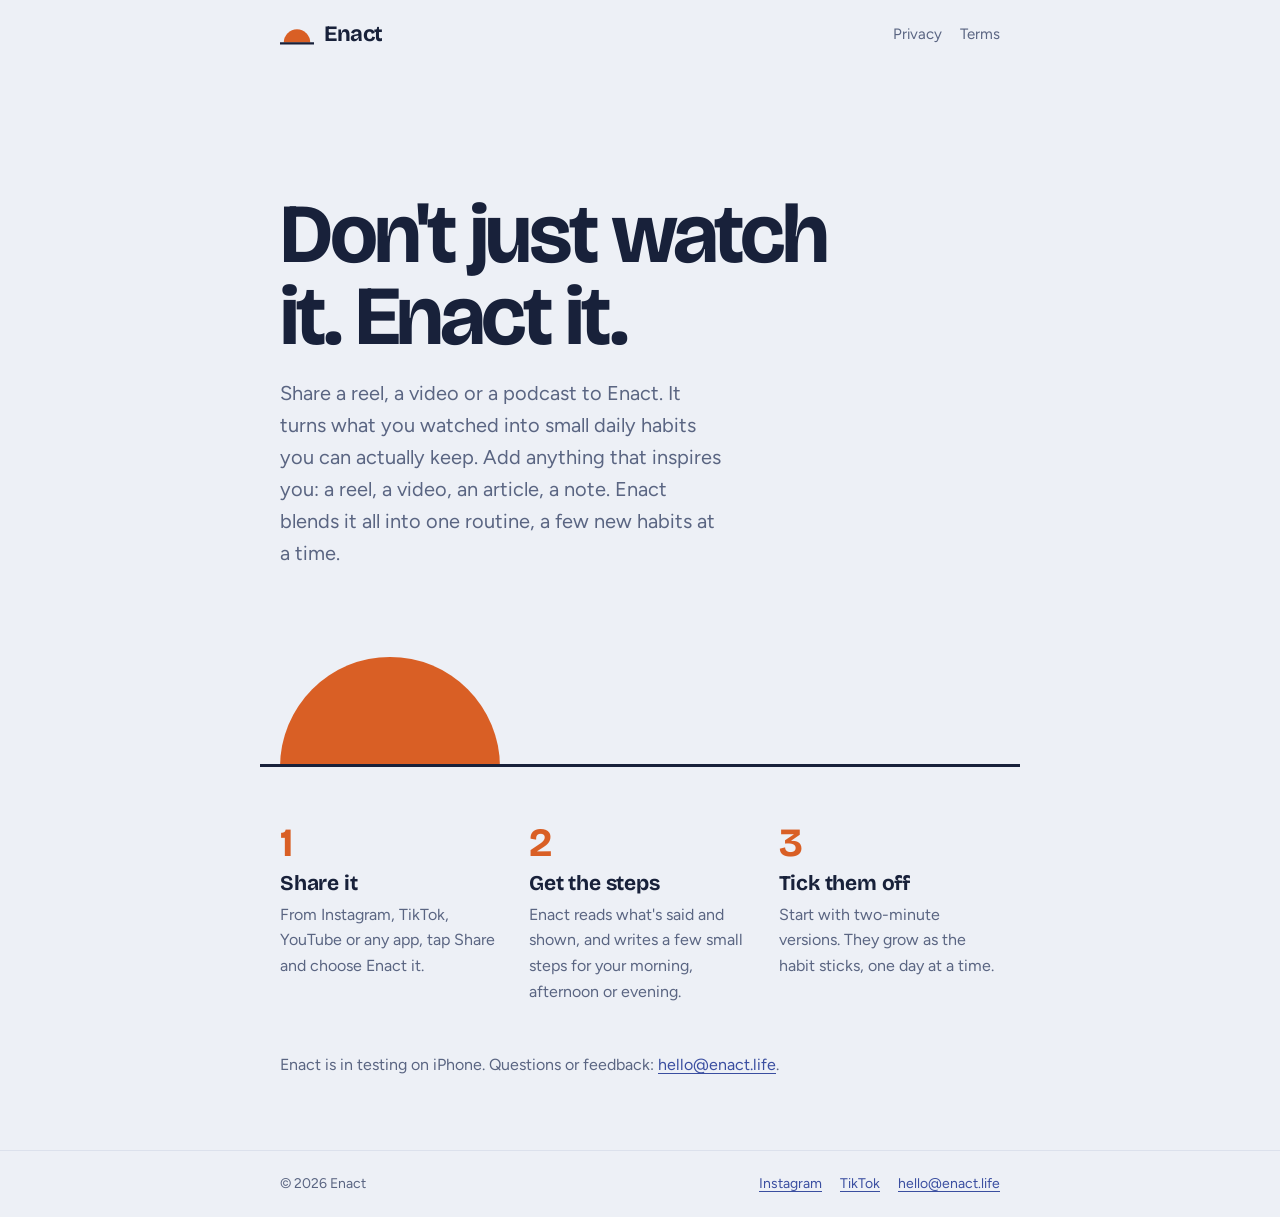
<file: index.html>
<!doctype html>
<html lang="en">
<head>
<title>Enact: reels and videos into habits</title>
<meta name="description" content="Share a reel, video or podcast to Enact and turn it into small daily habits.">
<meta charset="utf-8">
<meta name="viewport" content="width=device-width, initial-scale=1">
<link rel="preconnect" href="https://fonts.googleapis.com">
<link rel="preconnect" href="https://fonts.gstatic.com" crossorigin>
<link href="https://fonts.googleapis.com/css2?family=Bricolage+Grotesque:opsz,wght@12..96,700&family=Figtree:wght@400;600&display=swap" rel="stylesheet">
<link rel="stylesheet" href="/style.css">
<link rel="icon" href="data:image/svg+xml,%3Csvg xmlns='http://www.w3.org/2000/svg' viewBox='0 0 36 36'%3E%3Cpath d='M4 26a14 14 0 0 1 28 0Z' fill='%23D95F25'/%3E%3Cpath d='M0 27h36' stroke='%2318213A' stroke-width='2.4'/%3E%3C/svg%3E">
</head>
<body>
<header class="bar">
  <a class="brand" href="/" aria-label="Enact home"><svg viewBox="0 0 36 22" aria-hidden="true"><path d="M4 20 A14 14 0 0 1 32 20 Z" fill="var(--sun)"/><path d="M0 21 H36" stroke="var(--ink)" stroke-width="2.4" stroke-linecap="round"/></svg>Enact</a>
  <nav><a href="/privacy/">Privacy</a><a href="/terms/">Terms</a></nav>
</header>
<main>
  <section class="hero">
    <div>
      <h1>Don't just watch it. Enact it.</h1>
      <p>Share a reel, a video or a podcast to Enact. It turns what you watched into small daily habits you can actually keep. Add anything that inspires you: a reel, a video, an article, a note. Enact blends it all into one routine, a few new habits at a time.</p>
    </div>
  </section>
  <div class="horizon" aria-hidden="true"><div class="sun"></div><div class="line"></div></div>
  <ol class="how">
    <li><h2>Share it</h2><p>From Instagram, TikTok, YouTube or any app, tap Share and choose Enact it.</p></li>
    <li><h2>Get the steps</h2><p>Enact reads what's said and shown, and writes a few small steps for your morning, afternoon or evening.</p></li>
    <li><h2>Tick them off</h2><p>Start with two-minute versions. They grow as the habit sticks, one day at a time.</p></li>
  </ol>
  <p class="note">Enact is in testing on iPhone. Questions or feedback: <a href="mailto:hello@enact.life">hello@enact.life</a>.</p>
</main>
<footer><div class="bar"><span>&copy; 2026 Enact</span><span class="links"><a href="https://www.instagram.com/enact.life/" rel="me noopener" target="_blank">Instagram</a><a href="https://www.tiktok.com/@enact.life" rel="me noopener" target="_blank">TikTok</a><a href="mailto:hello@enact.life">hello@enact.life</a></span></div></footer>
</body>
</html>
</file>
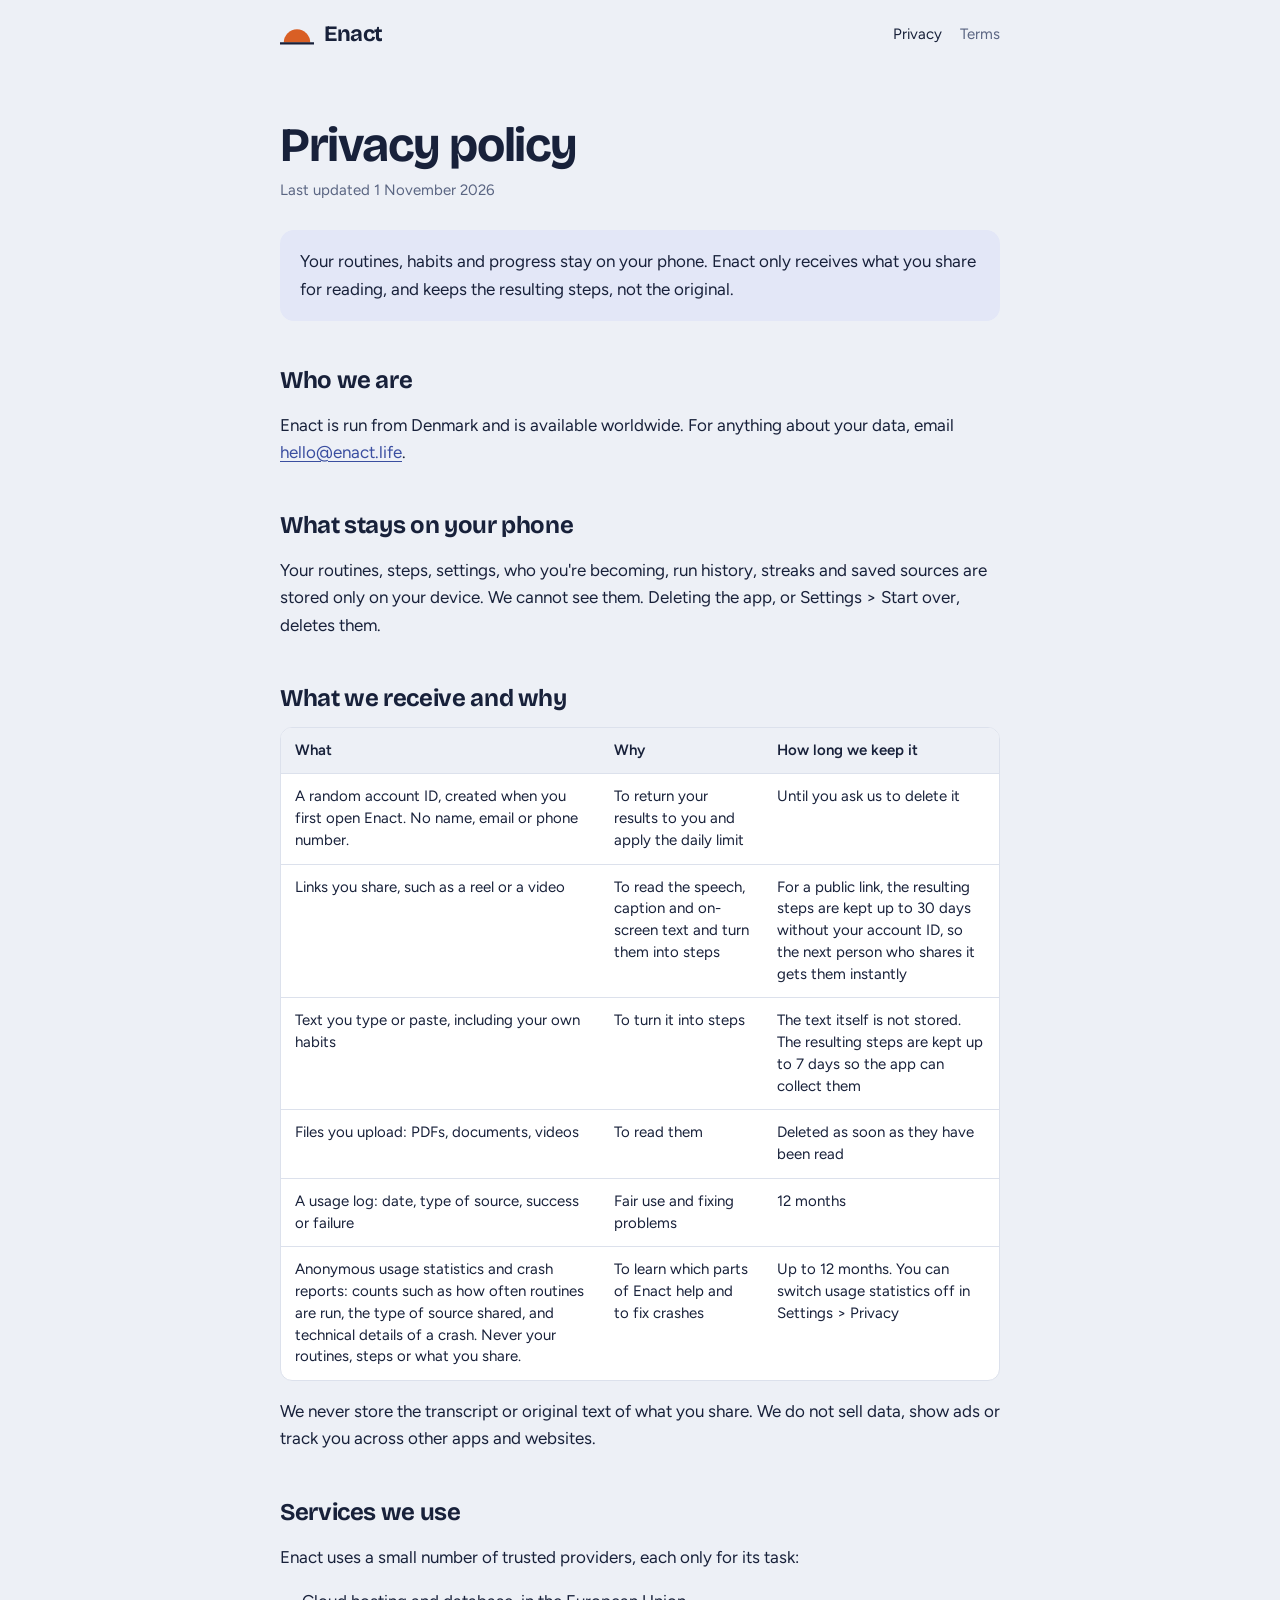
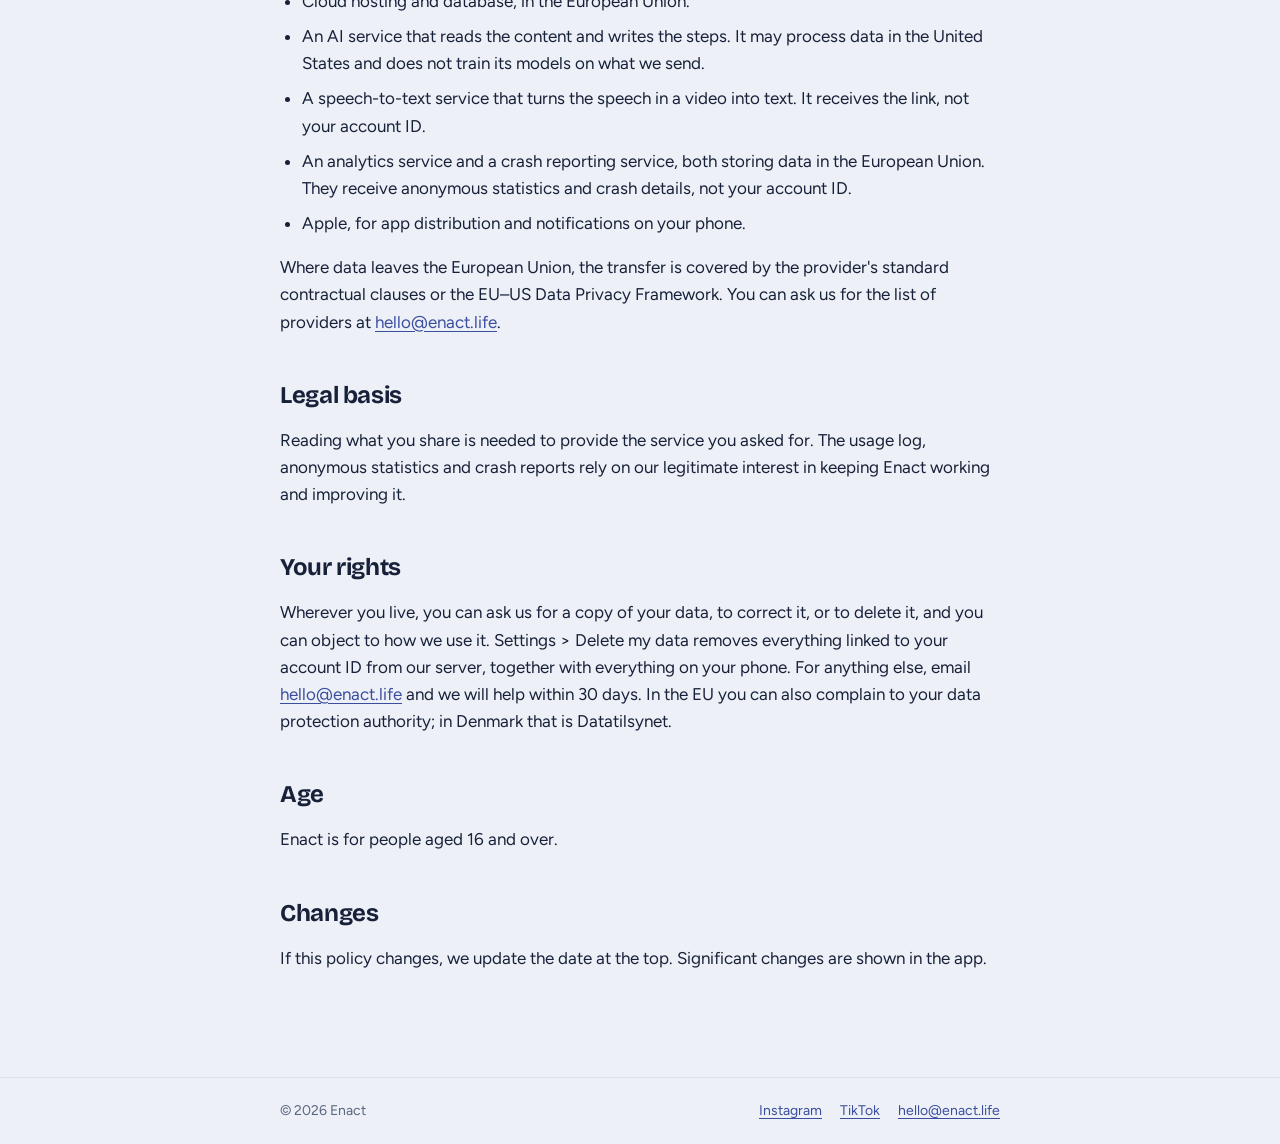
<file: privacy/index.html>
<!doctype html>
<html lang="en">
<head>
<title>Privacy policy – Enact</title>
<meta name="description" content="How Enact handles your data: routines stay on your phone.">
<meta charset="utf-8">
<meta name="viewport" content="width=device-width, initial-scale=1">
<link rel="preconnect" href="https://fonts.googleapis.com">
<link rel="preconnect" href="https://fonts.gstatic.com" crossorigin>
<link href="https://fonts.googleapis.com/css2?family=Bricolage+Grotesque:opsz,wght@12..96,700&family=Figtree:wght@400;600&display=swap" rel="stylesheet">
<link rel="stylesheet" href="/style.css">
<link rel="icon" href="data:image/svg+xml,%3Csvg xmlns='http://www.w3.org/2000/svg' viewBox='0 0 36 36'%3E%3Cpath d='M4 26a14 14 0 0 1 28 0Z' fill='%23D95F25'/%3E%3Cpath d='M0 27h36' stroke='%2318213A' stroke-width='2.4'/%3E%3C/svg%3E">
</head>
<body>
<header class="bar">
  <a class="brand" href="/" aria-label="Enact home"><svg viewBox="0 0 36 22" aria-hidden="true"><path d="M4 20 A14 14 0 0 1 32 20 Z" fill="var(--sun)"/><path d="M0 21 H36" stroke="var(--ink)" stroke-width="2.4" stroke-linecap="round"/></svg>Enact</a>
  <nav><a href="/privacy/" aria-current="page">Privacy</a><a href="/terms/">Terms</a></nav>
</header>
<main class="doc">
  <h1>Privacy policy</h1>
  <p class="updated">Last updated 1 November 2026</p>
  <div class="short"><p>Your routines, habits and progress stay on your phone. Enact only receives what you share for reading, and keeps the resulting steps, not the original.</p></div>

  <h2>Who we are</h2>
  <p>Enact is run from Denmark and is available worldwide. For anything about your data, email <a href="mailto:hello@enact.life">hello@enact.life</a>.</p>

  <h2>What stays on your phone</h2>
  <p>Your routines, steps, settings, who you're becoming, run history, streaks and saved sources are stored only on your device. We cannot see them. Deleting the app, or Settings &gt; Start over, deletes them.</p>

  <h2>What we receive and why</h2>
  <div class="table"><table>
    <thead><tr><th scope="col">What</th><th scope="col">Why</th><th scope="col">How long we keep it</th></tr></thead>
    <tbody>
      <tr><td>A random account ID, created when you first open Enact. No name, email or phone number.</td><td data-label="Why">To return your results to you and apply the daily limit</td><td data-label="How long we keep it">Until you ask us to delete it</td></tr>
      <tr><td>Links you share, such as a reel or a video</td><td data-label="Why">To read the speech, caption and on-screen text and turn them into steps</td><td data-label="How long we keep it">For a public link, the resulting steps are kept up to 30 days without your account ID, so the next person who shares it gets them instantly</td></tr>
      <tr><td>Text you type or paste, including your own habits</td><td data-label="Why">To turn it into steps</td><td data-label="How long we keep it">The text itself is not stored. The resulting steps are kept up to 7 days so the app can collect them</td></tr>
      <tr><td>Files you upload: PDFs, documents, videos</td><td data-label="Why">To read them</td><td data-label="How long we keep it">Deleted as soon as they have been read</td></tr>
      <tr><td>A usage log: date, type of source, success or failure</td><td data-label="Why">Fair use and fixing problems</td><td data-label="How long we keep it">12 months</td></tr>
      <tr><td>Anonymous usage statistics and crash reports: counts such as how often routines are run, the type of source shared, and technical details of a crash. Never your routines, steps or what you share.</td><td data-label="Why">To learn which parts of Enact help and to fix crashes</td><td data-label="How long we keep it">Up to 12 months. You can switch usage statistics off in Settings &gt; Privacy</td></tr>
    </tbody>
  </table></div>
  <p>We never store the transcript or original text of what you share. We do not sell data, show ads or track you across other apps and websites.</p>

  <h2>Services we use</h2>
  <p>Enact uses a small number of trusted providers, each only for its task:</p>
  <ul>
    <li>Cloud hosting and database, in the European Union.</li>
    <li>An AI service that reads the content and writes the steps. It may process data in the United States and does not train its models on what we send.</li>
    <li>A speech-to-text service that turns the speech in a video into text. It receives the link, not your account ID.</li>
    <li>An analytics service and a crash reporting service, both storing data in the European Union. They receive anonymous statistics and crash details, not your account ID.</li>
    <li>Apple, for app distribution and notifications on your phone.</li>
  </ul>
  <p>Where data leaves the European Union, the transfer is covered by the provider's standard contractual clauses or the EU&ndash;US Data Privacy Framework. You can ask us for the list of providers at <a href="mailto:hello@enact.life">hello@enact.life</a>.</p>

  <h2>Legal basis</h2>
  <p>Reading what you share is needed to provide the service you asked for. The usage log, anonymous statistics and crash reports rely on our legitimate interest in keeping Enact working and improving it.</p>

  <h2>Your rights</h2>
  <p>Wherever you live, you can ask us for a copy of your data, to correct it, or to delete it, and you can object to how we use it. Settings &gt; Delete my data removes everything linked to your account ID from our server, together with everything on your phone. For anything else, email <a href="mailto:hello@enact.life">hello@enact.life</a> and we will help within 30 days. In the EU you can also complain to your data protection authority; in Denmark that is Datatilsynet.</p>

  <h2>Age</h2>
  <p>Enact is for people aged 16 and over.</p>

  <h2>Changes</h2>
  <p>If this policy changes, we update the date at the top. Significant changes are shown in the app.</p>
</main>
<footer><div class="bar"><span>&copy; 2026 Enact</span><span class="links"><a href="https://www.instagram.com/enact.life/" rel="me noopener" target="_blank">Instagram</a><a href="https://www.tiktok.com/@enact.life" rel="me noopener" target="_blank">TikTok</a><a href="mailto:hello@enact.life">hello@enact.life</a></span></div></footer>
</body>
</html>
</file>
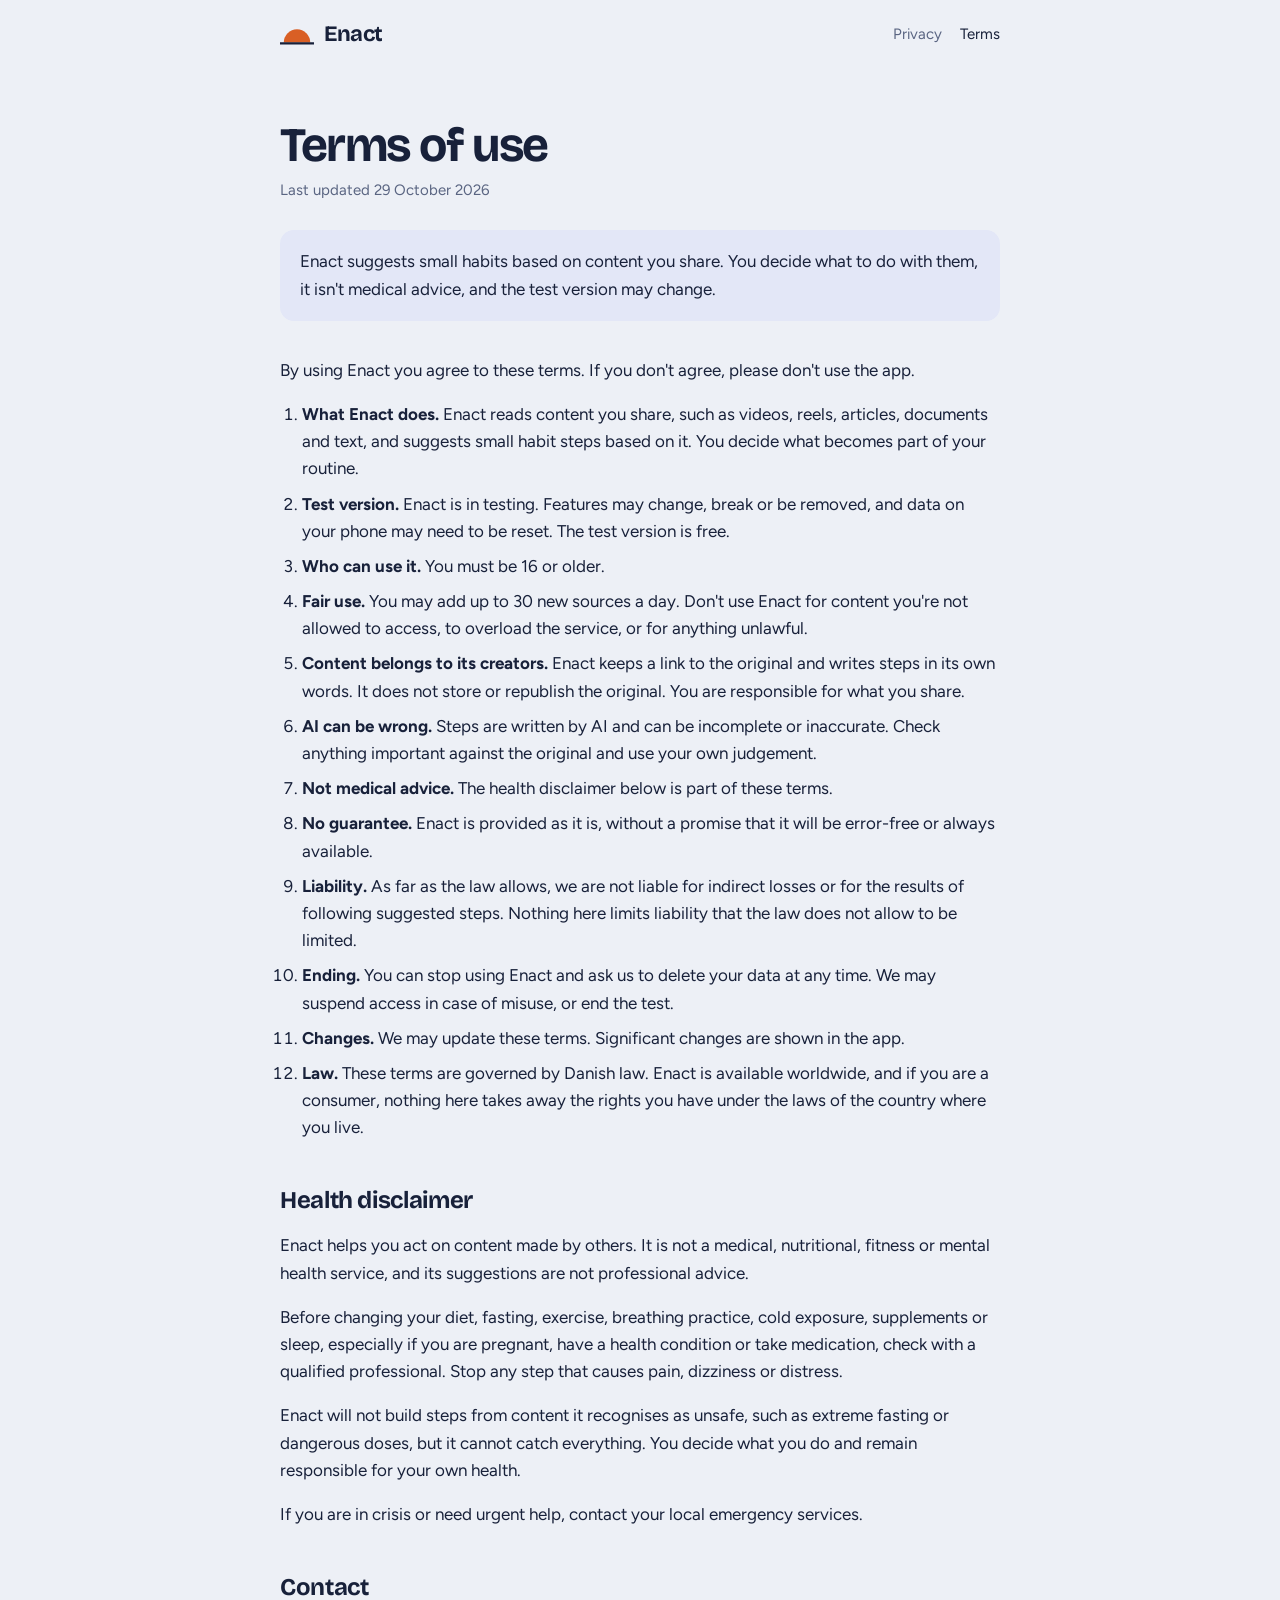
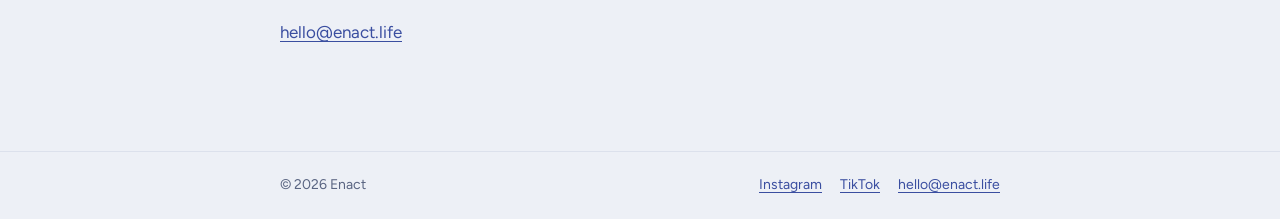
<file: terms/index.html>
<!doctype html>
<html lang="en">
<head>
<title>Terms of use – Enact</title>
<meta name="description" content="Terms of use and health disclaimer for Enact.">
<meta charset="utf-8">
<meta name="viewport" content="width=device-width, initial-scale=1">
<link rel="preconnect" href="https://fonts.googleapis.com">
<link rel="preconnect" href="https://fonts.gstatic.com" crossorigin>
<link href="https://fonts.googleapis.com/css2?family=Bricolage+Grotesque:opsz,wght@12..96,700&family=Figtree:wght@400;600&display=swap" rel="stylesheet">
<link rel="stylesheet" href="/style.css">
<link rel="icon" href="data:image/svg+xml,%3Csvg xmlns='http://www.w3.org/2000/svg' viewBox='0 0 36 36'%3E%3Cpath d='M4 26a14 14 0 0 1 28 0Z' fill='%23D95F25'/%3E%3Cpath d='M0 27h36' stroke='%2318213A' stroke-width='2.4'/%3E%3C/svg%3E">
</head>
<body>
<header class="bar">
  <a class="brand" href="/" aria-label="Enact home"><svg viewBox="0 0 36 22" aria-hidden="true"><path d="M4 20 A14 14 0 0 1 32 20 Z" fill="var(--sun)"/><path d="M0 21 H36" stroke="var(--ink)" stroke-width="2.4" stroke-linecap="round"/></svg>Enact</a>
  <nav><a href="/privacy/">Privacy</a><a href="/terms/" aria-current="page">Terms</a></nav>
</header>
<main class="doc">
  <h1>Terms of use</h1>
  <p class="updated">Last updated 29 October 2026</p>
  <div class="short"><p>Enact suggests small habits based on content you share. You decide what to do with them, it isn't medical advice, and the test version may change.</p></div>

  <p>By using Enact you agree to these terms. If you don't agree, please don't use the app.</p>
  <ol>
    <li><strong>What Enact does.</strong> Enact reads content you share, such as videos, reels, articles, documents and text, and suggests small habit steps based on it. You decide what becomes part of your routine.</li>
    <li><strong>Test version.</strong> Enact is in testing. Features may change, break or be removed, and data on your phone may need to be reset. The test version is free.</li>
    <li><strong>Who can use it.</strong> You must be 16 or older.</li>
    <li><strong>Fair use.</strong> You may add up to 30 new sources a day. Don't use Enact for content you're not allowed to access, to overload the service, or for anything unlawful.</li>
    <li><strong>Content belongs to its creators.</strong> Enact keeps a link to the original and writes steps in its own words. It does not store or republish the original. You are responsible for what you share.</li>
    <li><strong>AI can be wrong.</strong> Steps are written by AI and can be incomplete or inaccurate. Check anything important against the original and use your own judgement.</li>
    <li><strong>Not medical advice.</strong> The health disclaimer below is part of these terms.</li>
    <li><strong>No guarantee.</strong> Enact is provided as it is, without a promise that it will be error-free or always available.</li>
    <li><strong>Liability.</strong> As far as the law allows, we are not liable for indirect losses or for the results of following suggested steps. Nothing here limits liability that the law does not allow to be limited.</li>
    <li><strong>Ending.</strong> You can stop using Enact and ask us to delete your data at any time. We may suspend access in case of misuse, or end the test.</li>
    <li><strong>Changes.</strong> We may update these terms. Significant changes are shown in the app.</li>
    <li><strong>Law.</strong> These terms are governed by Danish law. Enact is available worldwide, and if you are a consumer, nothing here takes away the rights you have under the laws of the country where you live.</li>
  </ol>

  <h2 id="health">Health disclaimer</h2>
  <p>Enact helps you act on content made by others. It is not a medical, nutritional, fitness or mental health service, and its suggestions are not professional advice.</p>
  <p>Before changing your diet, fasting, exercise, breathing practice, cold exposure, supplements or sleep, especially if you are pregnant, have a health condition or take medication, check with a qualified professional. Stop any step that causes pain, dizziness or distress.</p>
  <p>Enact will not build steps from content it recognises as unsafe, such as extreme fasting or dangerous doses, but it cannot catch everything. You decide what you do and remain responsible for your own health.</p>
  <p>If you are in crisis or need urgent help, contact your local emergency services.</p>

  <h2>Contact</h2>
  <p><a href="mailto:hello@enact.life">hello@enact.life</a></p>
</main>
<footer><div class="bar"><span>&copy; 2026 Enact</span><span class="links"><a href="https://www.instagram.com/enact.life/" rel="me noopener" target="_blank">Instagram</a><a href="https://www.tiktok.com/@enact.life" rel="me noopener" target="_blank">TikTok</a><a href="mailto:hello@enact.life">hello@enact.life</a></span></div></footer>
</body>
</html>
</file>
<file: style.css>
/* enact.life: the app's own palette, "the hour before sunrise". */
:root {
  --bg: #EDF0F6; --surface: #FFFFFF; --ink: #18213A; --muted: #5A6582; --line: #DCE1EC;
  --sun: #D95F25; --dawn: #3A4EA0; --dawn-soft: #E3E7F7;
  --display: "Bricolage Grotesque", system-ui, sans-serif;
  --body: "Figtree", system-ui, sans-serif;
  color-scheme: light dark;
}
@media (prefers-color-scheme: dark) {
  :root {
    --bg: #0E1322; --surface: #171E33; --ink: #E7EBF5; --muted: #99A3BF; --line: #28314F;
    --sun: #F08A55; --dawn: #94A4EC; --dawn-soft: #232C4E;
  }
}
* { box-sizing: border-box; }
html { -webkit-text-size-adjust: 100%; }
body { margin: 0; background: var(--bg); color: var(--ink); font: 17px/1.6 var(--body); }
a { color: var(--dawn); text-underline-offset: 3px; }
a:focus-visible { outline: 2px solid var(--sun); outline-offset: 3px; border-radius: 2px; }

.bar { max-width: 760px; margin: 0 auto; padding: 22px 20px; display: flex; align-items: center; justify-content: space-between; }
.brand { display: flex; align-items: center; gap: 10px; color: var(--ink); text-decoration: none; font: 700 22px/1 var(--display); letter-spacing: -0.02em; }
.brand svg { width: 34px; height: 22px; }
.bar nav { display: flex; gap: 18px; font-size: 15px; }
.bar nav a { color: var(--muted); text-decoration: none; }
.bar nav a:hover, .bar nav a[aria-current] { color: var(--ink); }

/* Home: the sun on the horizon is the page. */
.hero { max-width: 760px; margin: 0 auto; padding: clamp(64px, 14vh, 140px) 20px 48px; }
.hero h1 { font: 700 clamp(44px, 9vw, 84px)/0.98 var(--display); letter-spacing: -0.04em; margin: 0 0 18px; max-width: 11ch; }
.hero p { font-size: 20px; color: var(--muted); max-width: 34ch; margin: 0; }
.horizon { position: relative; height: 150px; margin: 0 auto; max-width: 760px; overflow: hidden; }
.horizon .sun { position: absolute; left: 20px; bottom: -110px; width: 220px; height: 220px; border-radius: 50%; background: var(--sun);
  animation: rise 1.6s cubic-bezier(.2,.7,.2,1) both; }
.horizon .line { position: absolute; left: 0; right: 0; bottom: 0; height: 3px; background: var(--ink); }
@keyframes rise { from { transform: translateY(70px); } to { transform: translateY(0); } }
@media (prefers-reduced-motion: reduce) { .horizon .sun { animation: none; } }

.how { max-width: 760px; margin: 0 auto; padding: 56px 20px 24px; display: grid; gap: 28px; grid-template-columns: repeat(3, 1fr); counter-reset: step; }
.how li { list-style: none; counter-increment: step; }
.how li::before { content: counter(step); display: block; font: 700 40px/1 var(--display); color: var(--sun); margin-bottom: 8px; }
.how h2 { font: 700 21px/1.2 var(--display); margin: 0 0 6px; letter-spacing: -0.01em; }
.how p { margin: 0; color: var(--muted); font-size: 16px; }
.note { max-width: 760px; margin: 0 auto; padding: 24px 20px 72px; color: var(--muted); font-size: 16px; }
@media (max-width: 640px) { .how { grid-template-columns: 1fr; } }

/* Legal pages: one readable column. */
.doc { max-width: 760px; margin: 0 auto; padding: 24px 20px 88px; }
.doc h1 { font: 700 clamp(34px, 6vw, 48px)/1.05 var(--display); letter-spacing: -0.03em; margin: 28px 0 8px; }
.doc .updated { color: var(--muted); margin: 0 0 28px; font-size: 15px; }
.doc .short { background: var(--dawn-soft); border-radius: 14px; padding: 18px 20px; margin: 0 0 36px; }
.doc .short p { margin: 0; }
.doc h2 { font: 700 24px/1.25 var(--display); letter-spacing: -0.015em; margin: 44px 0 10px; }
.doc h3 { font: 600 18px/1.3 var(--body); margin: 28px 0 6px; }
.doc p, .doc li { max-width: 68ch; }
.doc ol, .doc ul { padding-left: 1.3em; }
.doc li { margin: 0 0 8px; }
.table { overflow-x: auto; margin: 14px 0 8px; border: 1px solid var(--line); border-radius: 12px; background: var(--surface); }
table { border-collapse: collapse; width: 100%; font-size: 15px; line-height: 1.45; }
th, td { text-align: left; vertical-align: top; padding: 12px 14px; border-bottom: 1px solid var(--line); }
th { font-weight: 600; background: var(--bg); }
tr:last-child td { border-bottom: 0; }
footer { border-top: 1px solid var(--line); }
footer .bar { font-size: 14px; color: var(--muted); }
footer .links { display: flex; gap: 18px; flex-wrap: wrap; }

/* On a phone, each table row becomes a small stacked block instead of three squeezed columns. */
@media (max-width: 560px) {
  .table thead { display: none; }
  .table tr { display: block; padding: 14px 16px; border-bottom: 1px solid var(--line); }
  .table tr:last-child { border-bottom: 0; }
  .table td { display: block; padding: 0; border: 0; }
  .table td:first-child { font-weight: 600; margin-bottom: 6px; }
  .table td + td { color: var(--muted); margin-top: 4px; }
  .table td[data-label]::before { content: attr(data-label) ": "; color: var(--ink); font-weight: 600; }
}
</file>
